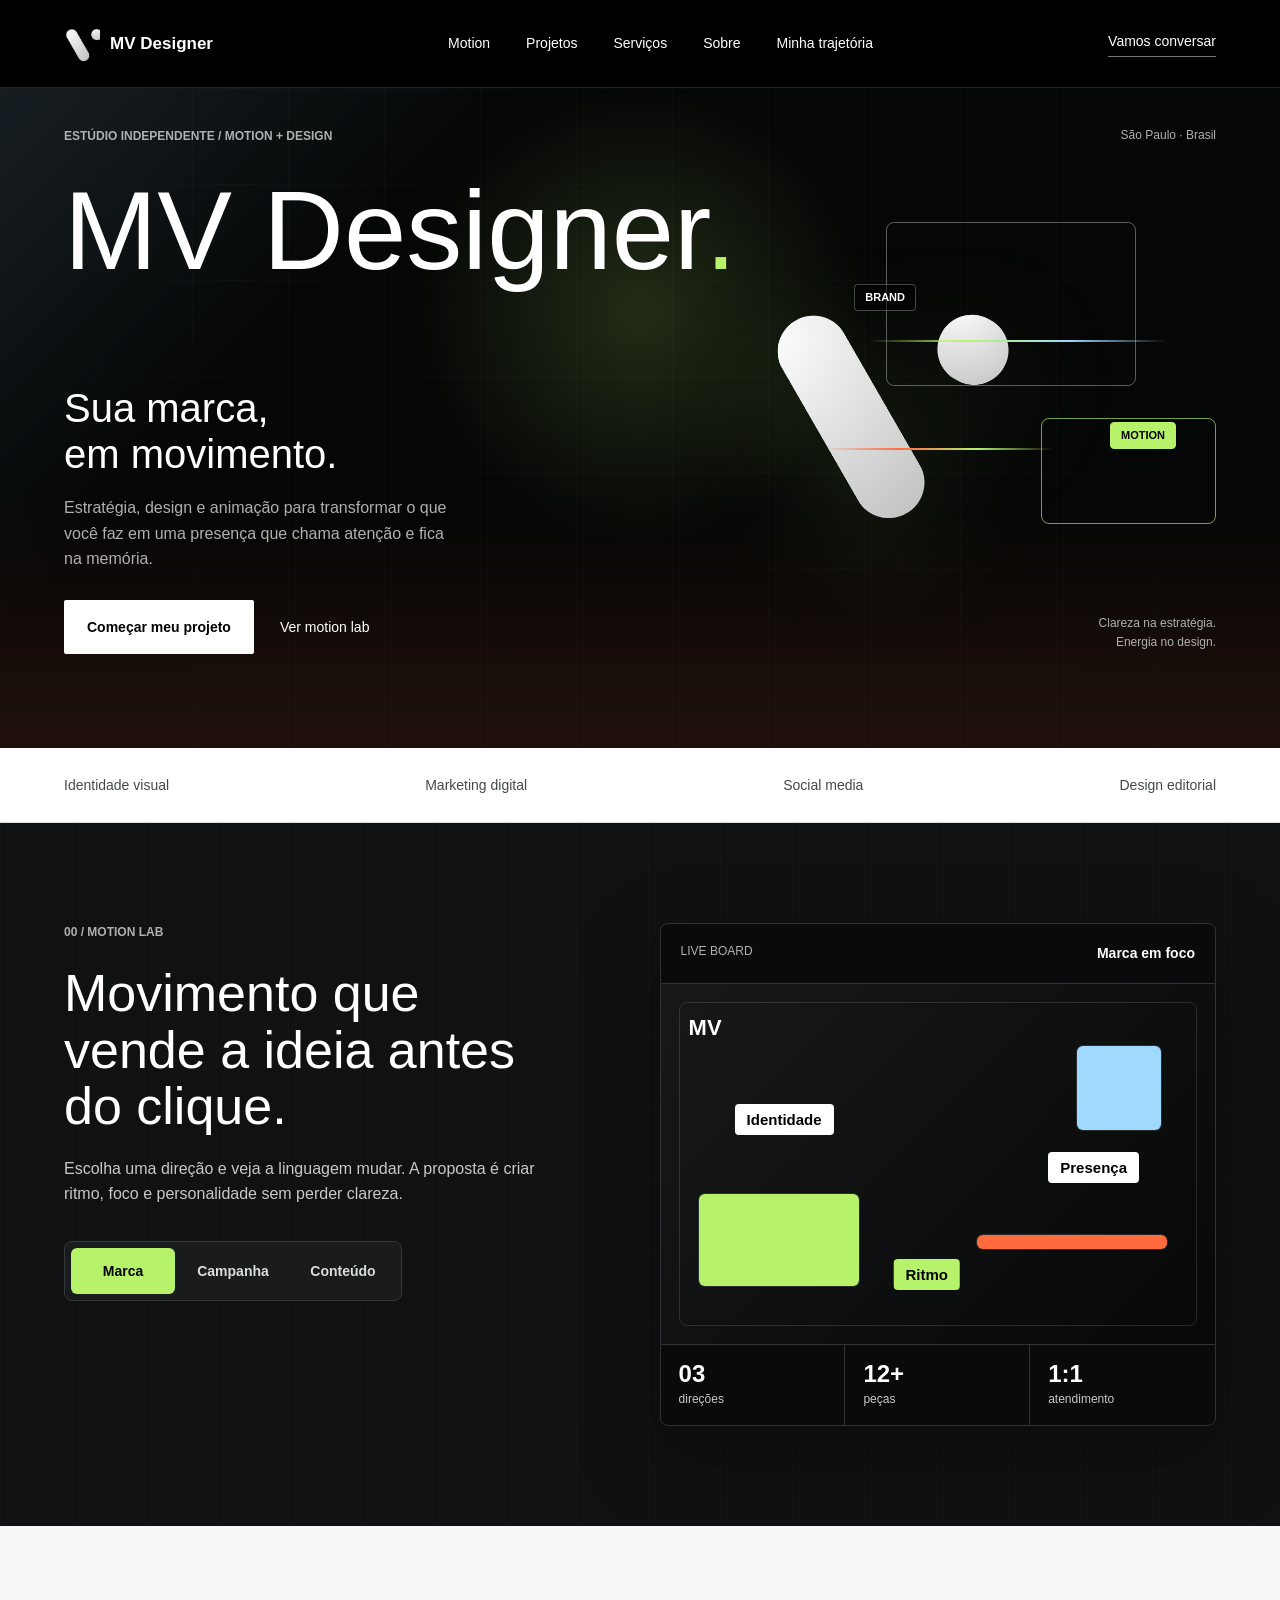
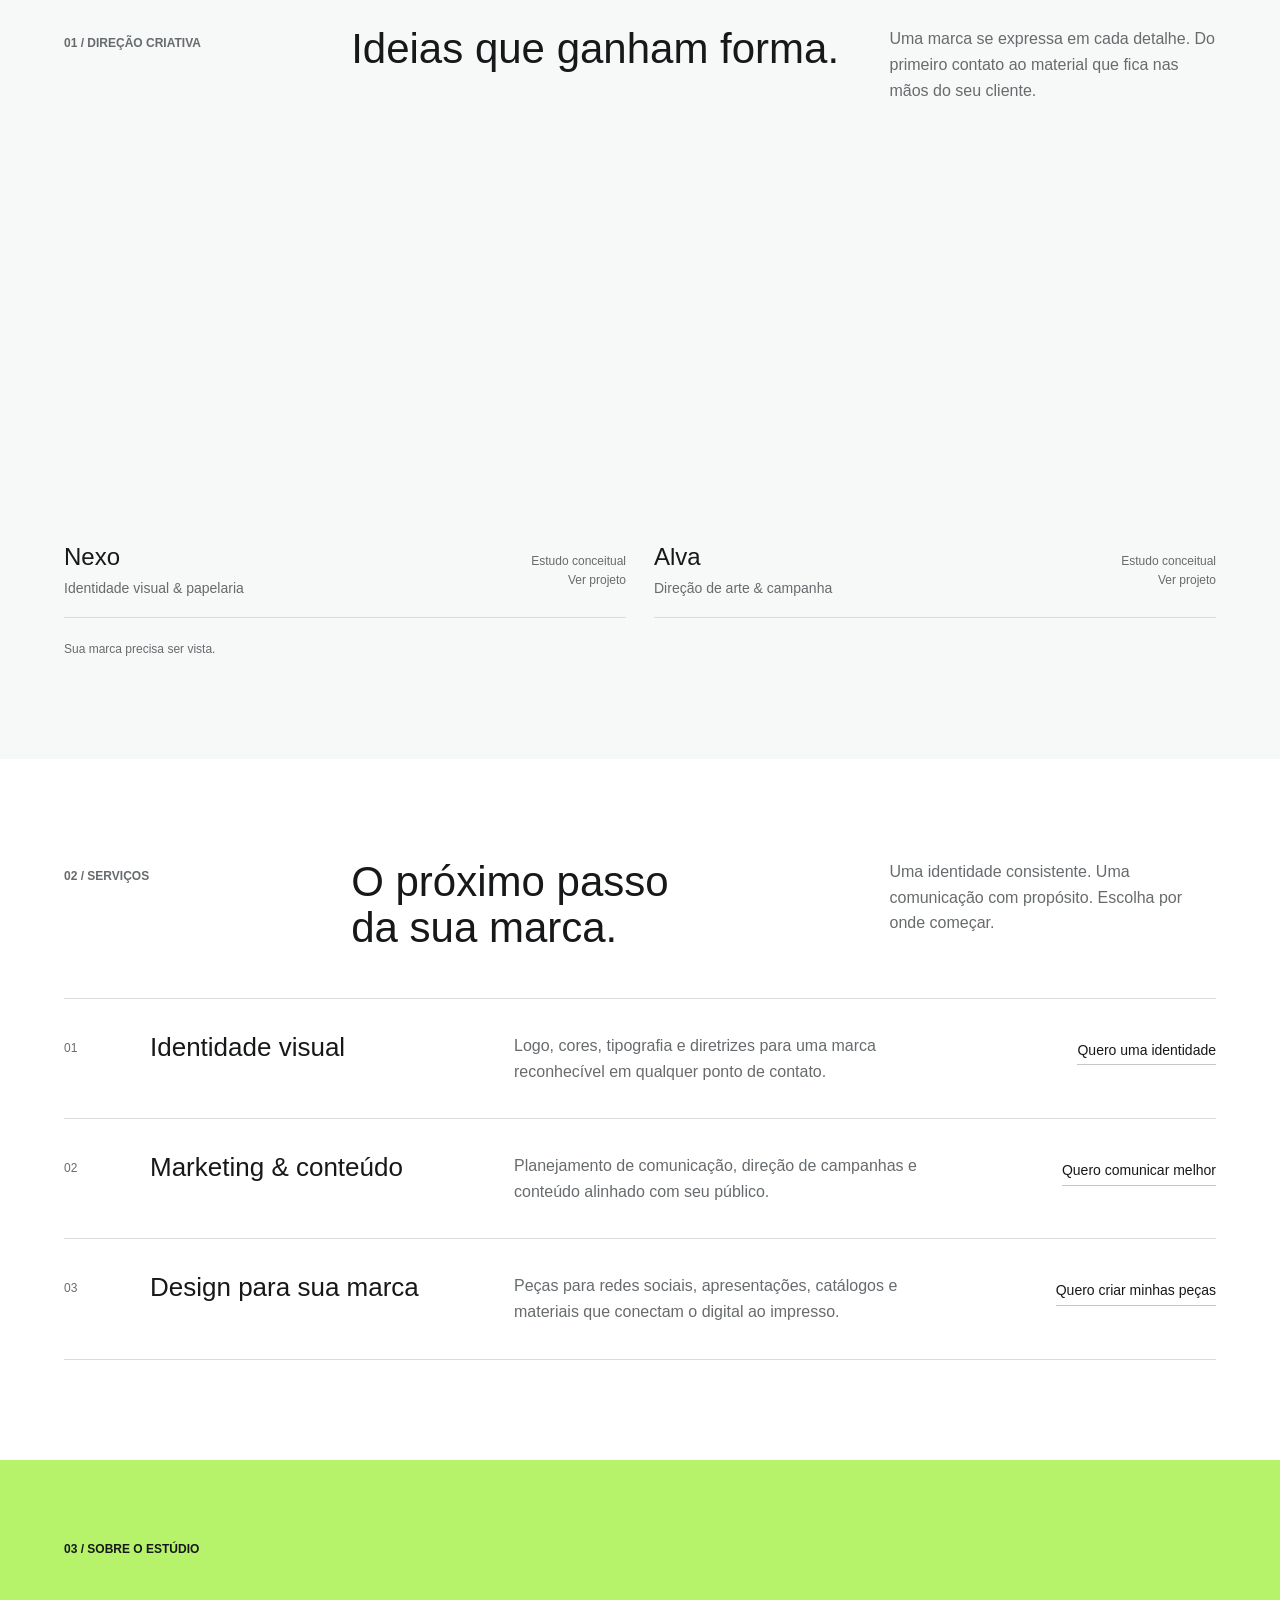
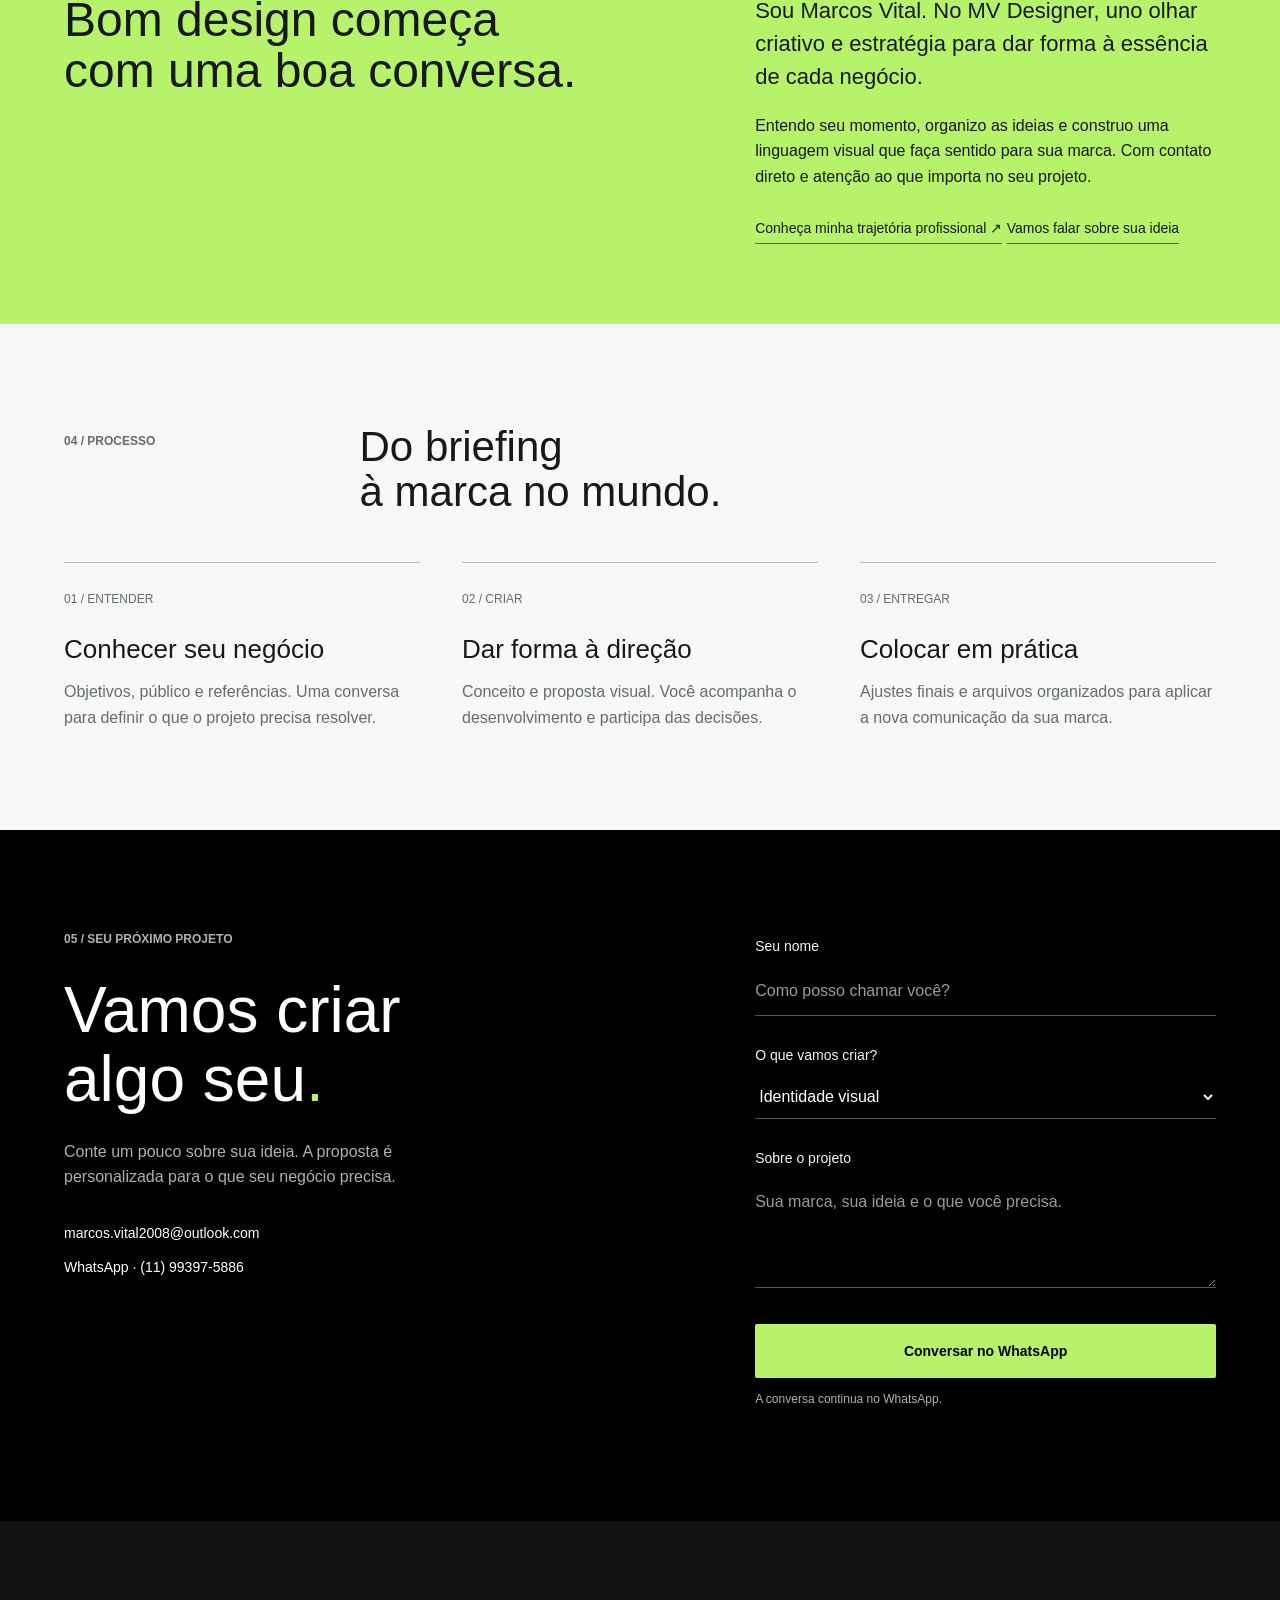
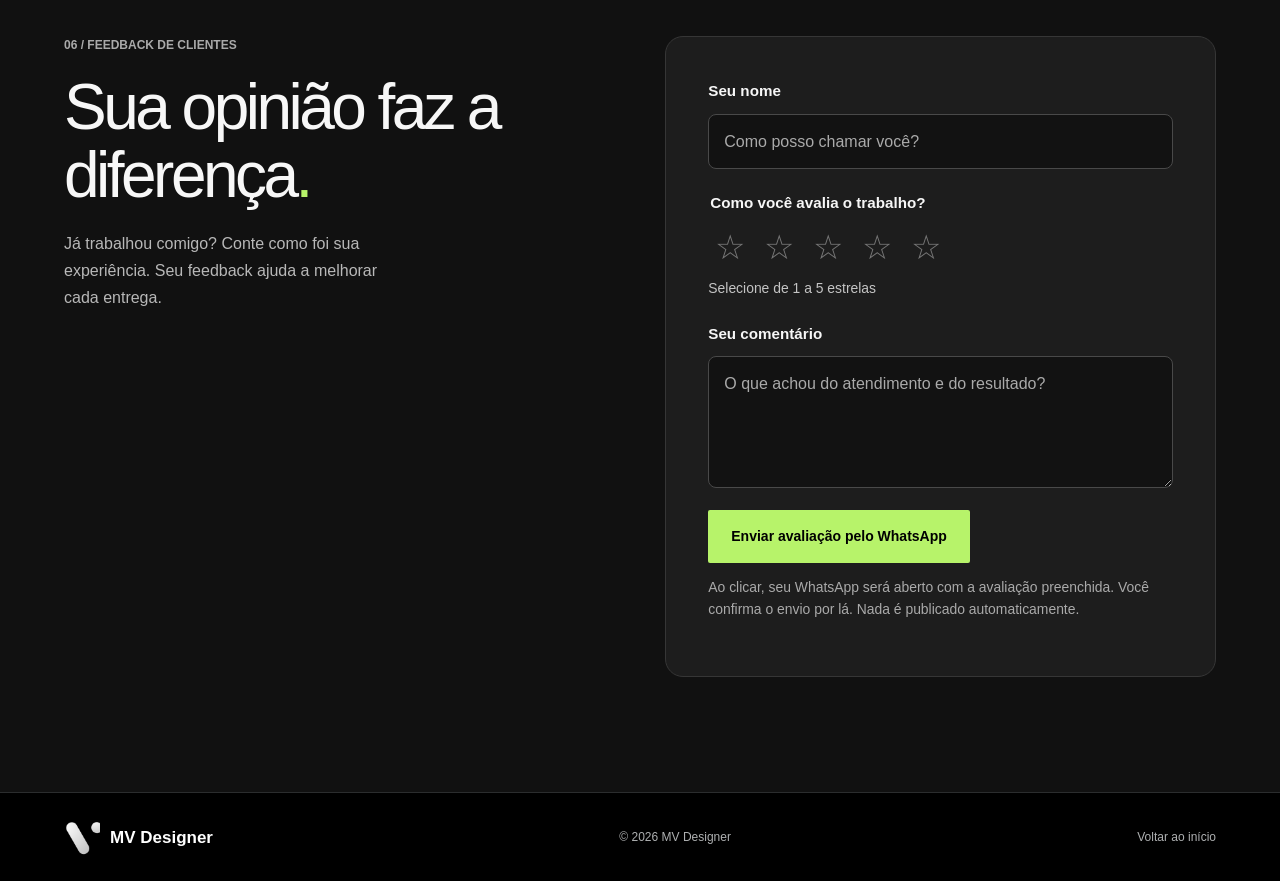
<file: index.html>
<!doctype html>
<html lang="pt-BR">
<head>
  <meta charset="utf-8">
  <meta name="viewport" content="width=device-width, initial-scale=1">
  <meta name="theme-color" content="#000000">
  <meta name="description" content="MV Designer: motion design, identidade visual, design e marketing para dar presença à sua marca. Conheça os serviços e solicite um orçamento.">
  <title>MV Designer | Motion, Marketing & Design</title>
  <link rel="icon" type="image/png" href="assets/logo.png">
  <link rel="stylesheet" href="styles.css?v=3">
  <link rel="stylesheet" href="feedback.css?v=1">
</head>
<body>
  <a class="skip-link" href="#conteudo">Pular para o conteúdo</a>
  <header class="site-header">
    <div class="scroll-progress" aria-hidden="true"></div>
    <a class="brand" href="#inicio" aria-label="MV Designer, início"><span class="brand-mark"><img src="assets/logo.png" alt="" width="1080" height="1080"></span><span>MV Designer</span></a>
    <nav class="desktop-nav" aria-label="Navegação principal"><a href="#motion">Motion</a><a href="#projetos">Projetos</a><a href="#servicos">Serviços</a><a href="#sobre">Sobre</a><a href="sobre-mim.html">Minha trajetória</a></nav>
    <a class="header-cta" href="#contato">Vamos conversar</a>
    <button class="menu-toggle" type="button" aria-label="Abrir menu" aria-controls="mobile-menu" aria-expanded="false"><span></span><span></span></button>
    <nav class="mobile-nav" id="mobile-menu" aria-label="Navegação móvel" hidden><a href="#motion">Motion</a><a href="#projetos">Projetos</a><a href="#servicos">Serviços</a><a href="#sobre">Sobre</a><a href="#contato">Vamos conversar</a></nav>
  </header>
  <main id="conteudo">
    <section class="hero" id="inicio" aria-labelledby="hero-title">
      <img class="hero-logo" src="assets/logo.png" alt="" width="1080" height="1080" fetchpriority="high">
      <div class="hero-grid" aria-hidden="true"></div>
      <div class="hero-motion" aria-hidden="true">
        <span class="motion-frame frame-one"></span>
        <span class="motion-frame frame-two"></span>
        <span class="motion-line line-one"></span>
        <span class="motion-line line-two"></span>
        <span class="motion-tag tag-one">BRAND</span>
        <span class="motion-tag tag-two">MOTION</span>
      </div>
      <div class="hero-top"><p class="eyebrow">ESTÚDIO INDEPENDENTE / MOTION + DESIGN</p><span class="hero-index">São Paulo · Brasil</span></div>
      <h1 id="hero-title">MV Designer<span class="title-period">.</span></h1>
      <div class="hero-bottom"><div class="hero-copy"><h2>Sua marca,<br>em movimento.</h2><p>Estratégia, design e animação para transformar o que você faz em uma presença que chama atenção e fica na memória.</p><div class="hero-actions"><a class="button button-light" href="#contato">Começar meu projeto</a><a class="text-link" href="#motion">Ver motion lab</a></div></div><p class="hero-caption">Clareza na estratégia.<br>Energia no design.</p></div>
    </section>
    <div class="expertise-band" aria-label="Especialidades"><span>Identidade visual</span><span>Marketing digital</span><span>Social media</span><span>Design editorial</span></div>
    <section class="section motion-lab" id="motion" aria-labelledby="motion-title">
      <div class="motion-copy">
        <p class="eyebrow">00 / MOTION LAB</p>
        <h2 id="motion-title">Movimento que vende a ideia antes do clique.</h2>
        <p>Escolha uma direção e veja a linguagem mudar. A proposta é criar ritmo, foco e personalidade sem perder clareza.</p>
        <div class="motion-controls" role="tablist" aria-label="Escolha uma direção de motion design">
          <button class="motion-control is-active" type="button" role="tab" aria-selected="true" data-motion="marca">Marca</button>
          <button class="motion-control" type="button" role="tab" aria-selected="false" data-motion="campanha">Campanha</button>
          <button class="motion-control" type="button" role="tab" aria-selected="false" data-motion="conteudo">Conteúdo</button>
        </div>
      </div>
      <div class="motion-preview" data-motion-preview data-mode="marca">
        <div class="preview-top"><span>Live board</span><strong id="motion-preview-title">Marca em foco</strong></div>
        <div class="preview-stage">
          <span class="preview-kicker">MV</span>
          <span class="preview-shape shape-a"></span>
          <span class="preview-shape shape-b"></span>
          <span class="preview-shape shape-c"></span>
          <span class="preview-word word-one">Identidade</span>
          <span class="preview-word word-two">Presença</span>
          <span class="preview-word word-three">Ritmo</span>
        </div>
        <div class="motion-metrics" aria-label="Entregas do motion design">
          <span><strong>03</strong> direções</span>
          <span><strong>12+</strong> peças</span>
          <span><strong>1:1</strong> atendimento</span>
        </div>
      </div>
    </section>
    <section class="section projects" id="projetos" aria-labelledby="projects-title">
      <div class="section-heading"><p class="eyebrow">01 / DIREÇÃO CRIATIVA</p><h2 id="projects-title">Ideias que ganham forma.</h2><p>Uma marca se expressa em cada detalhe. Do primeiro contato ao material que fica nas mãos do seu cliente.</p></div>
      <div class="project-grid">
        <article class="project-card"><button type="button" class="project-open" data-project="nexo" data-tilt aria-label="Ver estudo conceitual Nexo"><div class="project-image"><img src="assets/nexo.jpg" alt="Papelaria Nexo em azul, branco e prata, com cartões e envelope" width="1536" height="1024" loading="lazy"></div><div class="project-info"><div><h3>Nexo</h3><p>Identidade visual & papelaria</p></div><span>Estudo conceitual<br>Ver projeto</span></div></button></article>
        <article class="project-card"><button type="button" class="project-open" data-project="alva" data-tilt aria-label="Ver estudo conceitual Alva"><div class="project-image"><img src="assets/alva.jpg" alt="Conceito Alva com frascos verdes e composição laranja em fundo branco" width="1536" height="1024" loading="lazy"></div><div class="project-info"><div><h3>Alva</h3><p>Direção de arte & campanha</p></div><span>Estudo conceitual<br>Ver projeto</span></div></button></article>
      </div>
      <p class="project-note">Sua marca precisa ser vista.</p>
    </section>
    <section class="section services" id="servicos" aria-labelledby="services-title"><div class="section-heading"><p class="eyebrow">02 / SERVIÇOS</p><h2 id="services-title">O próximo passo<br>da sua marca.</h2><p>Uma identidade consistente. Uma comunicação com propósito. Escolha por onde começar.</p></div><div class="service-list"><article class="service-row"><span class="service-number">01</span><h3>Identidade visual</h3><p>Logo, cores, tipografia e diretrizes para uma marca reconhecível em qualquer ponto de contato.</p><a class="service-link" href="#contato" data-service="Identidade visual">Quero uma identidade</a></article><article class="service-row"><span class="service-number">02</span><h3>Marketing & conteúdo</h3><p>Planejamento de comunicação, direção de campanhas e conteúdo alinhado com seu público.</p><a class="service-link" href="#contato" data-service="Marketing e conteúdo">Quero comunicar melhor</a></article><article class="service-row"><span class="service-number">03</span><h3>Design para sua marca</h3><p>Peças para redes sociais, apresentações, catálogos e materiais que conectam o digital ao impresso.</p><a class="service-link" href="#contato" data-service="Design gráfico e editorial">Quero criar minhas peças</a></article></div></section>
    <section class="section about" id="sobre" aria-labelledby="about-title"><p class="eyebrow">03 / SOBRE O ESTÚDIO</p><div class="about-layout"><h2 id="about-title">Bom design começa<br>com uma boa conversa.</h2><div><p class="about-lead">Sou Marcos Vital. No MV Designer, uno olhar criativo e estratégia para dar forma à essência de cada negócio.</p><p>Entendo seu momento, organizo as ideias e construo uma linguagem visual que faça sentido para sua marca. Com contato direto e atenção ao que importa no seu projeto.</p><a class="text-link" href="sobre-mim.html">Conheça minha trajetória profissional ↗</a> <a class="text-link" href="#contato">Vamos falar sobre sua ideia</a></div></div></section>
    <section class="section process" aria-labelledby="process-title"><div class="section-heading"><p class="eyebrow">04 / PROCESSO</p><h2 id="process-title">Do briefing<br>à marca no mundo.</h2></div><ol class="process-list"><li><span>01 / ENTENDER</span><h3>Conhecer seu negócio</h3><p>Objetivos, público e referências. Uma conversa para definir o que o projeto precisa resolver.</p></li><li><span>02 / CRIAR</span><h3>Dar forma à direção</h3><p>Conceito e proposta visual. Você acompanha o desenvolvimento e participa das decisões.</p></li><li><span>03 / ENTREGAR</span><h3>Colocar em prática</h3><p>Ajustes finais e arquivos organizados para aplicar a nova comunicação da sua marca.</p></li></ol></section>
    <section class="section contact" id="contato" aria-labelledby="contact-title"><div class="contact-intro"><p class="eyebrow">05 / SEU PRÓXIMO PROJETO</p><h2 id="contact-title">Vamos criar<br>algo seu<span>.</span></h2><p>Conte um pouco sobre sua ideia. A proposta é personalizada para o que seu negócio precisa.</p><a class="contact-detail" href="mailto:marcos.vital2008@outlook.com">marcos.vital2008@outlook.com</a><a class="contact-detail" href="https://wa.me/5511993975886" target="_blank" rel="noopener noreferrer">WhatsApp · (11) 99397-5886</a></div><form id="brief-form" class="brief-form"><div class="field"><label for="name">Seu nome</label><input id="name" name="name" autocomplete="name" placeholder="Como posso chamar você?" maxlength="100" required></div><div class="field"><label for="service">O que vamos criar?</label><select id="service" name="service"><option>Identidade visual</option><option>Marketing e conteúdo</option><option>Design gráfico e editorial</option><option>Um projeto completo</option><option>Ainda quero conversar</option></select></div><div class="field"><label for="message">Sobre o projeto</label><textarea id="message" name="message" rows="3" maxlength="2000" placeholder="Sua marca, sua ideia e o que você precisa." required></textarea></div><button class="button button-accent" type="submit">Conversar no WhatsApp</button><p class="form-note">A conversa continua no WhatsApp.</p><p class="form-status" id="form-status" role="status"></p></form></section>
    <section class="section feedback-section" id="feedback" aria-labelledby="feedback-title">
      <div class="feedback-layout">
        <div class="feedback-intro">
          <p class="eyebrow">06 / FEEDBACK DE CLIENTES</p>
          <h2 id="feedback-title">Sua opinião faz a diferença<span class="title-period">.</span></h2>
          <p>Já trabalhou comigo? Conte como foi sua experiência. Seu feedback ajuda a melhorar cada entrega.</p>
        </div>
        <form class="feedback-form" id="feedback-form">
          <div class="feedback-field"><label for="feedback-name">Seu nome</label><input id="feedback-name" name="name" autocomplete="name" maxlength="100" placeholder="Como posso chamar você?" required></div>
          <fieldset class="feedback-rating"><legend>Como você avalia o trabalho?</legend>
            <div class="feedback-stars" role="group" aria-label="Avaliação de 1 a 5 estrelas">
              <button class="feedback-star" type="button" aria-label="1 estrela" aria-pressed="false" tabindex="0">☆</button>
              <button class="feedback-star" type="button" aria-label="2 estrelas" aria-pressed="false" tabindex="-1">☆</button>
              <button class="feedback-star" type="button" aria-label="3 estrelas" aria-pressed="false" tabindex="-1">☆</button>
              <button class="feedback-star" type="button" aria-label="4 estrelas" aria-pressed="false" tabindex="-1">☆</button>
              <button class="feedback-star" type="button" aria-label="5 estrelas" aria-pressed="false" tabindex="-1">☆</button>
            </div>
            <input type="hidden" id="feedback-rating" name="rating" value="">
            <p class="feedback-rating-label" id="feedback-rating-label">Selecione de 1 a 5 estrelas</p>
          </fieldset>
          <div class="feedback-field"><label for="feedback-message">Seu comentário</label><textarea id="feedback-message" name="message" rows="4" maxlength="1500" placeholder="O que achou do atendimento e do resultado?" required></textarea></div>
          <button class="button button-accent feedback-submit" type="submit">Enviar avaliação pelo WhatsApp</button>
          <p class="feedback-note">Ao clicar, seu WhatsApp será aberto com a avaliação preenchida. Você confirma o envio por lá. Nada é publicado automaticamente.</p>
          <p class="feedback-status" id="feedback-status" role="status" aria-live="polite"></p>
        </form>
      </div>
    </section>
  </main>
  <footer class="site-footer"><a class="brand" href="#inicio"><span class="brand-mark"><img src="assets/logo.png" alt="" width="1080" height="1080" loading="lazy"></span><span>MV Designer</span></a><p>© <span id="year">2026</span> MV Designer</p><a href="#inicio">Voltar ao início</a></footer>
  <dialog id="project-dialog" class="project-dialog" aria-labelledby="dialog-title"><button class="dialog-close" type="button" aria-label="Fechar projeto"><span></span><span></span></button><img id="dialog-image" src="assets/logo.png" alt="" width="1536" height="1024"><div class="dialog-content"><p class="eyebrow">ESTUDO CONCEITUAL</p><h2 id="dialog-title"></h2><p id="dialog-description"></p><a class="button button-dark" href="#contato" id="dialog-contact">Quero um projeto assim</a></div></dialog>
  <script src="script.js" defer></script>
  <script src="feedback.js?v=1" defer></script>
</body>
</html>
</file>
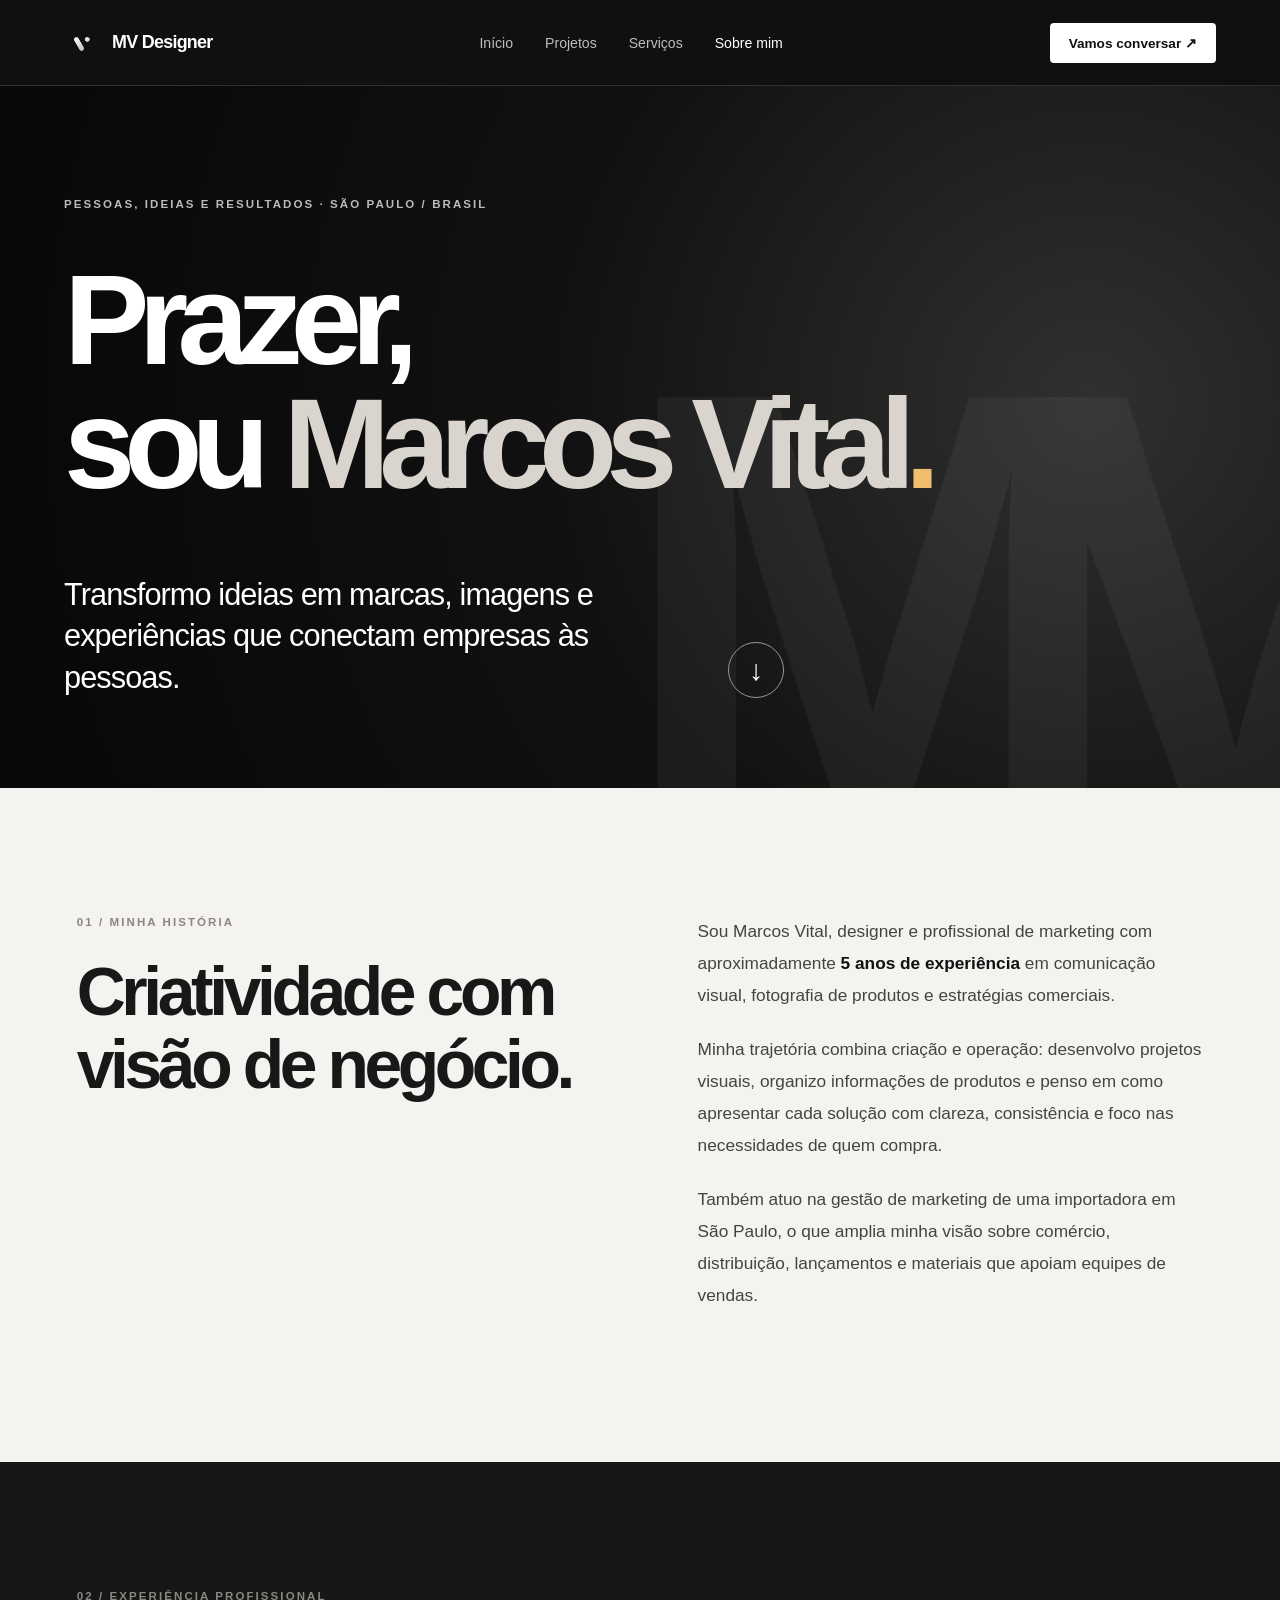
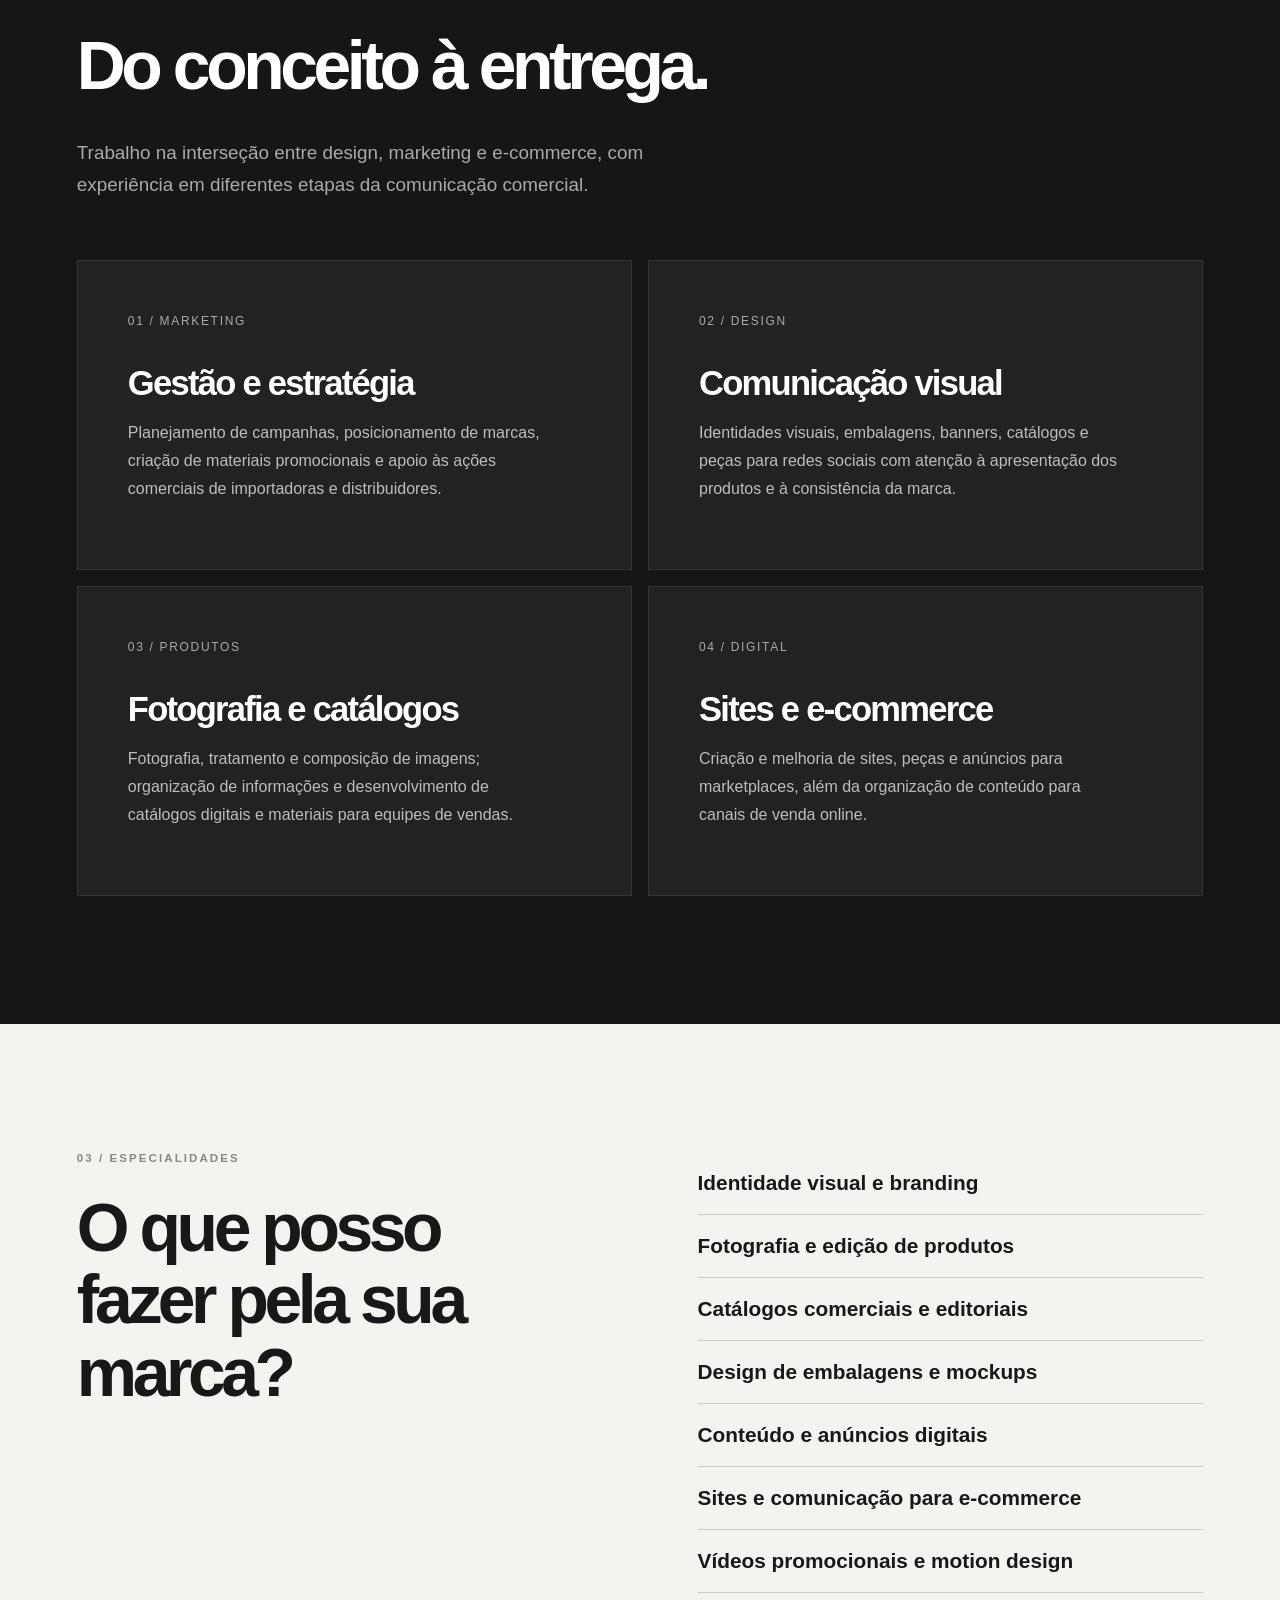
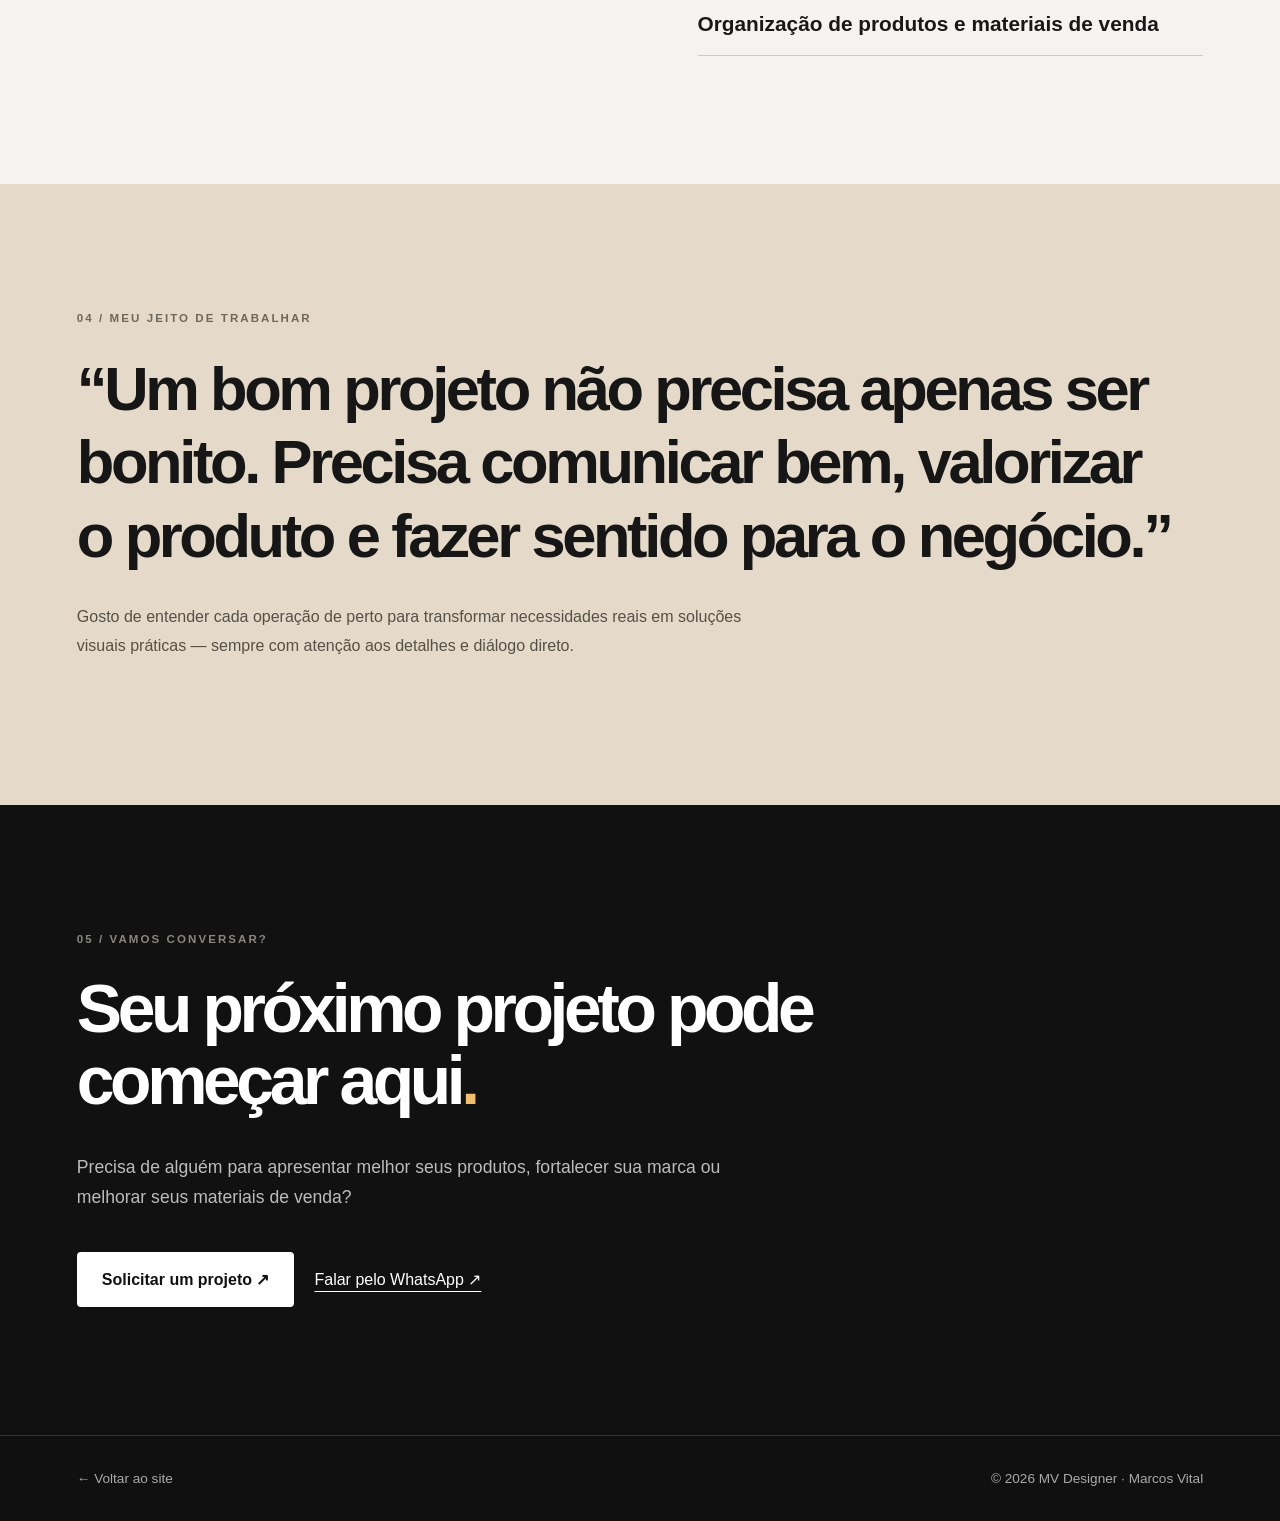
<file: sobre-mim.html>
<!doctype html>
<html lang="pt-BR">
<head>
<meta charset="utf-8"><meta name="viewport" content="width=device-width, initial-scale=1">
<meta name="theme-color" content="#101010"><meta name="description" content="Conheça Marcos Vital, designer e profissional de marketing especializado em identidade visual, catálogos, fotografia de produtos e e-commerce.">
<title>Sobre mim | Marcos Vital — MV Designer</title>
<link rel="icon" href="assets/logo.png" type="image/png">
<link rel="stylesheet" href="sobre-mim.css?v=1">
</head>
<body>
<a class="skip" href="#conteudo">Pular para o conteúdo</a>
<header class="topbar">
<a class="brand" href="index.html"><img src="assets/logo.png" width="38" height="38" alt=""><span>MV Designer</span></a>
<nav aria-label="Navegação principal"><a href="index.html">Início</a><a href="index.html#projetos">Projetos</a><a href="index.html#servicos">Serviços</a><a class="current" href="sobre-mim.html" aria-current="page">Sobre mim</a></nav>
<a class="topcta" href="index.html#contato">Vamos conversar ↗</a>
</header>
<main id="conteudo">
<section class="intro" aria-labelledby="titulo">
<div class="intro-inner">
<p class="eyebrow">PESSOAS, IDEIAS E RESULTADOS · SÃO PAULO / BRASIL</p>
<h1 id="titulo">Prazer,<br>sou <em>Marcos Vital<span class="dot">.</span></em></h1>
<div class="intro-bottom"><p class="lead">Transformo ideias em marcas, imagens e experiências que conectam empresas às pessoas.</p><a class="roundlink" href="#trajetoria" aria-label="Conheça minha trajetória">↓</a></div>
</div>
<div class="intro-mark" aria-hidden="true">MV</div>
</section>
<section class="section light" id="trajetoria">
<div class="wrap split"><div><span class="kicker">01 / MINHA HISTÓRIA</span><h2>Criatividade com visão de negócio.</h2></div><div class="bodycopy"><p>Sou Marcos Vital, designer e profissional de marketing com aproximadamente <strong>5 anos de experiência</strong> em comunicação visual, fotografia de produtos e estratégias comerciais.</p><p>Minha trajetória combina criação e operação: desenvolvo projetos visuais, organizo informações de produtos e penso em como apresentar cada solução com clareza, consistência e foco nas necessidades de quem compra.</p><p>Também atuo na gestão de marketing de uma importadora em São Paulo, o que amplia minha visão sobre comércio, distribuição, lançamentos e materiais que apoiam equipes de vendas.</p></div></div>
</section>
<section class="section dark" id="experiencias">
<div class="wrap"><span class="kicker">02 / EXPERIÊNCIA PROFISSIONAL</span><h2>Do conceito à entrega.</h2><p class="section-lead">Trabalho na interseção entre design, marketing e e-commerce, com experiência em diferentes etapas da comunicação comercial.</p>
<div class="experience-grid">
<article class="exp"><span>01 / MARKETING</span><h3>Gestão e estratégia</h3><p>Planejamento de campanhas, posicionamento de marcas, criação de materiais promocionais e apoio às ações comerciais de importadoras e distribuidores.</p></article>
<article class="exp"><span>02 / DESIGN</span><h3>Comunicação visual</h3><p>Identidades visuais, embalagens, banners, catálogos e peças para redes sociais com atenção à apresentação dos produtos e à consistência da marca.</p></article>
<article class="exp"><span>03 / PRODUTOS</span><h3>Fotografia e catálogos</h3><p>Fotografia, tratamento e composição de imagens; organização de informações e desenvolvimento de catálogos digitais e materiais para equipes de vendas.</p></article>
<article class="exp"><span>04 / DIGITAL</span><h3>Sites e e-commerce</h3><p>Criação e melhoria de sites, peças e anúncios para marketplaces, além da organização de conteúdo para canais de venda online.</p></article>
</div></div>
</section>
<section class="section light">
<div class="wrap split"><div><span class="kicker">03 / ESPECIALIDADES</span><h2>O que posso fazer pela sua marca?</h2></div><div><ul class="skill-list"><li>Identidade visual e branding</li><li>Fotografia e edição de produtos</li><li>Catálogos comerciais e editoriais</li><li>Design de embalagens e mockups</li><li>Conteúdo e anúncios digitais</li><li>Sites e comunicação para e-commerce</li><li>Vídeos promocionais e motion design</li><li>Organização de produtos e materiais de venda</li></ul></div></div>
</section>
<section class="section manifesto"><div class="wrap"><span class="kicker">04 / MEU JEITO DE TRABALHAR</span><blockquote>“Um bom projeto não precisa apenas ser bonito. Precisa comunicar bem, valorizar o produto e fazer sentido para o negócio.”</blockquote><p>Gosto de entender cada operação de perto para transformar necessidades reais em soluções visuais práticas — sempre com atenção aos detalhes e diálogo direto.</p></div></section>
<section class="section cta"><div class="wrap"><span class="kicker">05 / VAMOS CONVERSAR?</span><h2>Seu próximo projeto pode começar aqui<span class="dot">.</span></h2><p>Precisa de alguém para apresentar melhor seus produtos, fortalecer sua marca ou melhorar seus materiais de venda?</p><div class="actions"><a class="btn" href="index.html#contato">Solicitar um projeto ↗</a><a class="secondary" href="https://wa.me/5511993975886" target="_blank" rel="noopener noreferrer">Falar pelo WhatsApp ↗</a></div></div></section>
</main>
<footer><a href="index.html">← Voltar ao site</a><span>© <span id="ano">2026</span> MV Designer · Marcos Vital</span></footer>
<script>document.getElementById("ano").textContent=new Date().getFullYear();</script>
</body></html>
</file>
<file: styles.css>
:root{--black:#000;--ink:#171819;--paper:#f7f8f8;--white:#fff;--muted:#676b6d;--line:#d9dcdc;--accent:#b7f36a;--hot:#ff6b3d;--sky:#9fd9ff;--ease:cubic-bezier(.22,1,.36,1)}
*{box-sizing:border-box;letter-spacing:0}html{scroll-behavior:smooth;scroll-padding-top:90px}body{--cursor-x:50%;--cursor-y:34%;margin:0;background:var(--paper);color:var(--ink);font-family:Arial,Helvetica,sans-serif;font-size:16px;line-height:1.6;overflow-x:hidden}button,input,select,textarea{font:inherit}button,a,input,select,textarea{-webkit-tap-highlight-color:transparent}button,a{touch-action:manipulation}a{color:inherit;text-decoration:none}button{cursor:pointer}img{display:block;max-width:100%}h1,h2,h3,p{margin:0}h1,h2,h3{line-height:1.08;font-weight:500}a:focus-visible,button:focus-visible{outline:3px solid #619526;outline-offset:6px}input:focus-visible,select:focus-visible,textarea:focus-visible{outline:2px solid var(--accent);outline-offset:4px}.skip-link{position:fixed;top:8px;left:8px;padding:12px 20px;background:var(--accent);color:#000;z-index:100;transform:translateY(-160%)}.skip-link:focus{transform:translateY(0)}[hidden]{display:none!important}
.site-header{height:88px;background:var(--black);color:var(--white);display:flex;align-items:center;justify-content:space-between;padding:0 5%;position:sticky;top:0;z-index:20;border-bottom:1px solid #222}.brand{display:flex;align-items:center;gap:10px;font-weight:600;font-size:17px;white-space:nowrap}.brand-mark{position:relative;display:block;width:36px;height:36px;overflow:hidden;flex:none}.brand-mark img{width:88px;height:88px;max-width:none;position:absolute;left:-21px;top:-27px}.desktop-nav{display:flex;gap:36px;font-size:14px}.desktop-nav a,.header-cta,.text-link,.service-link,.site-footer>a:last-child{position:relative}.desktop-nav a:after,.header-cta:after,.text-link:after,.service-link:after{content:"";position:absolute;left:0;bottom:-5px;width:100%;height:1px;background:currentColor;transform:scaleX(0);transform-origin:left;transition:transform .3s}.desktop-nav a:hover:after,.header-cta:hover:after,.text-link:hover:after,.service-link:hover:after{transform:scaleX(1)}.header-cta{font-size:14px;border-bottom:1px solid #777;padding-bottom:4px}.menu-toggle{display:none;background:none;border:0;color:inherit;width:44px;height:44px;padding:10px}.menu-toggle span{display:block;width:24px;height:1px;margin:7px 0;background:currentColor;transition:transform .25s}.mobile-nav{position:absolute;top:100%;left:0;right:0;background:#000;border-bottom:1px solid #333;padding:24px 6%;display:grid;gap:18px}.menu-toggle[aria-expanded=true] span:first-child{transform:translateY(4px) rotate(45deg)}.menu-toggle[aria-expanded=true] span:last-child{transform:translateY(-4px) rotate(-45deg)}
.hero{position:relative;isolation:isolate;background:var(--black);color:var(--white);padding:38px 5% 46px;min-height:600px;overflow:hidden}.hero-logo{position:absolute;z-index:-1;right:7%;top:35px;width:560px;height:560px;object-fit:contain;pointer-events:none}.hero-top{display:flex;align-items:center;justify-content:space-between;gap:20px}.eyebrow{font-size:12px;font-weight:600;line-height:1.5}.hero-top .eyebrow,.hero-index{color:#aeb0b1}.hero-index{font-size:12px}.hero h1{font-size:112px;font-weight:500;line-height:1.15;margin-top:22px;position:relative}.title-period{color:var(--accent)}.hero-bottom{display:flex;align-items:flex-end;justify-content:space-between;gap:32px;margin-top:90px}.hero-copy{max-width:460px}.hero-copy h2{font-size:40px;line-height:1.14;margin-bottom:18px}.hero-copy p{color:#adb0b1;max-width:390px;font-size:16px}.hero-actions{display:flex;align-items:center;gap:26px;margin-top:28px}.button{display:inline-flex;align-items:center;justify-content:center;padding:16px 22px;min-height:54px;font-size:14px;font-weight:600;border:1px solid transparent;border-radius:2px;text-align:center;line-height:1.35;transition:background .25s,transform .25s;max-width:100%}.button:hover{transform:translateY(-3px)}.button-light{background:#fff;color:#000}.button-light:hover{background:var(--accent)}.button-accent{background:var(--accent);color:#000}.button-accent:hover{background:#ccff92}.button-dark{background:#000;color:#fff}.text-link{font-size:14px;display:inline-block}.hero-caption{font-size:12px;text-align:right;color:#aeb0b1;padding-bottom:2px}.expertise-band{display:flex;justify-content:space-between;gap:20px;padding:26px 5%;border-bottom:1px solid var(--line);font-size:14px;color:#45494b;background:#fff}.expertise-band span{white-space:nowrap}
.section{padding:100px 5%;scroll-margin-top:10px}.section-heading{display:grid;grid-template-columns:1fr 2fr 1.3fr;align-items:start;gap:36px;margin-bottom:48px}.section-heading .eyebrow{padding-top:8px;color:var(--muted)}.section-heading h2{font-size:42px;max-width:600px}.section-heading>p:last-child{color:var(--muted);font-size:16px}.project-grid{display:grid;grid-template-columns:1fr 1fr;gap:28px}.project-card{min-width:0}.project-open{display:block;width:100%;padding:0;border:0;text-align:left;background:transparent;color:inherit}.project-image{overflow:hidden;aspect-ratio:3/2;background:#dce0e1}.project-image img{width:100%;height:100%;object-fit:cover;transition:transform .8s var(--ease)}.project-open:hover img{transform:scale(1.045)}.project-info{display:flex;justify-content:space-between;gap:20px;padding:18px 0;border-bottom:1px solid var(--line)}.project-info h3{font-size:24px;margin-bottom:7px}.project-info p{font-size:14px;color:var(--muted)}.project-info>span{font-size:12px;color:var(--muted);align-self:center;text-align:right}.project-note{font-size:12px;color:var(--muted);margin-top:22px}.services{background:#fff}.service-list{border-top:1px solid var(--line)}.service-row{display:grid;grid-template-columns:60px 1.3fr 1.6fr 1fr;gap:26px;padding:34px 0;border-bottom:1px solid var(--line);align-items:start;transition:padding .3s}.service-number{font-size:12px;color:var(--muted);padding-top:6px}.service-row h3{font-size:26px;line-height:1.15}.service-row p{color:var(--muted);max-width:460px}.service-link{font-size:14px;justify-self:end;margin-top:6px;padding-bottom:3px;border-bottom:1px solid #c3c7c7}.about{background:var(--accent);padding-top:80px;padding-bottom:80px}.about>.eyebrow{margin-bottom:36px}.about-layout{display:grid;grid-template-columns:1.2fr 1fr;gap:12%}.about h2{font-size:48px}.about-layout p{max-width:520px}.about-lead{font-size:22px;line-height:1.5;margin-bottom:20px}.about .text-link{margin-top:28px;border-bottom:1px solid #4c692e;padding-bottom:3px}.process .section-heading{grid-template-columns:1fr 3.3fr}.process-list{list-style:none;padding:0;margin:0;display:grid;grid-template-columns:repeat(3,1fr);gap:42px}.process-list li{border-top:1px solid #b5b9b9;padding-top:22px}.process-list span{font-size:12px;color:var(--muted)}.process-list h3{font-size:26px;margin:24px 0 16px}.process-list p{max-width:390px;color:var(--muted)}
.contact{display:grid;grid-template-columns:1.2fr 1fr;gap:12%;background:#000;color:#fff}.contact .eyebrow{color:#aeb0b1;margin-bottom:28px}.contact h2{font-size:64px;margin-bottom:24px}.contact h2 span{color:var(--accent)}.contact-intro>p:not(.eyebrow){color:#adb0b1;max-width:360px;margin-bottom:32px}.contact-detail{display:block;max-width:100%;overflow-wrap:anywhere;font-size:14px;margin-top:12px}.contact-detail:hover{text-decoration:underline}.brief-form{padding-top:5px}.field{margin-bottom:28px}.field label{display:block;font-size:14px;margin-bottom:9px;color:#f5f5f5}.field input,.field select,.field textarea{width:100%;background:#000;border:0;border-bottom:1px solid #555;border-radius:0;color:#fff;padding:12px 0;line-height:1.5}.field textarea{resize:vertical;min-height:110px}.field input::placeholder,.field textarea::placeholder{color:#969b9d;opacity:1}.field select{padding-right:25px}.brief-form .button{width:100%}.form-note{color:#aeb0b1;font-size:12px;margin-top:12px}.form-status{font-size:14px;color:var(--accent);margin-top:12px}.site-footer{background:#000;color:#aeb0b1;border-top:1px solid #2b2d2e;display:flex;align-items:center;justify-content:space-between;padding:26px 5%;gap:24px}.site-footer .brand{color:#fff}.site-footer p,.site-footer>a:last-child{font-size:12px}.site-footer>a:last-child:hover{text-decoration:underline}
.project-dialog{padding:0;border:0;border-radius:4px;max-width:820px;width:calc(100% - 40px);max-height:90svh;overflow:auto;background:#fff;color:var(--ink)}.project-dialog::backdrop{background:rgba(0,0,0,.8);backdrop-filter:blur(5px)}.project-dialog>img{width:100%;aspect-ratio:3/2;object-fit:cover}.dialog-content{padding:30px}.dialog-content h2{font-size:34px;margin:12px 0 18px}.dialog-content>p:last-of-type{color:var(--muted);margin-bottom:25px}.dialog-close{position:absolute;right:14px;top:14px;width:44px;height:44px;background:#000;color:#fff;border:1px solid #666;border-radius:2px;display:flex;align-items:center;justify-content:center}.dialog-close span{position:absolute;width:18px;height:1px;background:currentColor;transform:rotate(45deg)}.dialog-close span:last-child{transform:rotate(-45deg)}body.dialog-open{overflow:hidden}
@media(min-width:1600px){.hero{min-height:690px;padding-top:44px}.hero h1{font-size:128px}.hero-bottom{margin-top:110px}.hero-logo{width:650px;height:650px;right:12%;top:25px}}
@media(max-width:1100px){.hero h1{font-size:88px}.hero-logo{right:0;width:500px;height:500px;top:45px}.hero-copy{max-width:400px}.section-heading{grid-template-columns:1fr 2fr}.section-heading>p:last-child{grid-column:2}.section-heading h2{font-size:38px}.service-row{grid-template-columns:40px 1fr 1.3fr}.service-link{grid-column:3;justify-self:start;margin-top:0}.about-layout,.contact{gap:7%}.about h2{font-size:40px}.contact h2{font-size:54px}}
@media(max-width:760px){html{scroll-padding-top:76px}.site-header{height:76px;padding:0 6%}.desktop-nav,.header-cta{display:none}.menu-toggle{display:block}.hero{padding:30px 6% 32px;min-height:650px}.hero-index,.hero-caption{display:none}.hero-top .eyebrow{font-size:12px;max-width:230px}.hero h1{font-size:54px;margin-top:20px;line-height:1.1}.hero-logo{width:320px;height:320px;right:-5px;top:112px}.hero-bottom{margin-top:220px}.hero-copy h2{font-size:32px;margin-bottom:14px}.hero-copy p{max-width:360px}.hero-actions{gap:20px;flex-wrap:wrap;margin-top:24px}.expertise-band{display:grid;grid-template-columns:1fr 1fr;gap:10px 18px;padding:22px 6%;font-size:12px}.section{padding:64px 6%}.section-heading,.process .section-heading{display:block;margin-bottom:32px}.section-heading .eyebrow{margin-bottom:20px;padding:0}.section-heading h2{font-size:34px;margin-bottom:22px}.section-heading>p:last-child{max-width:440px}.project-grid{grid-template-columns:1fr;gap:32px}.project-info h3{font-size:22px}.service-row{grid-template-columns:26px 1fr;gap:14px;padding:28px 0}.service-row h3{font-size:24px}.service-row p,.service-link{grid-column:2}.about-layout,.contact{grid-template-columns:1fr;gap:32px}.about h2{font-size:34px}.about-lead{font-size:20px}.process-list{grid-template-columns:1fr;gap:28px}.process-list h3{margin-top:15px;font-size:24px}.contact h2{font-size:48px}.contact-detail{font-size:14px}.brief-form{padding-top:12px}.site-footer{padding:26px 6%;display:grid;grid-template-columns:1fr auto;gap:22px}.site-footer .brand{grid-column:1/-1}.project-dialog{width:calc(100% - 24px)}.dialog-content{padding:24px}.dialog-content h2{font-size:28px}}
@media(max-width:380px){.hero h1{font-size:46px}.hero-actions{gap:18px}.hero{min-height:700px}.hero-logo{right:-25px}.hero-bottom{margin-top:220px}.button{padding:16px 18px}.hero-actions .text-link{font-size:14px}}
.scroll-progress{position:absolute;bottom:-1px;left:0;width:100%;height:2px;background:var(--accent);transform:scaleX(0);transform-origin:left;pointer-events:none}.hero-logo{transform:translateY(var(--parallax,0px))}.has-motion .hero-top,.has-motion .hero h1,.has-motion .hero-copy,.has-motion .hero-caption{animation:enter .95s var(--ease) both}.has-motion .hero-top{animation-delay:.08s}.has-motion .hero h1{animation-delay:.2s}.has-motion .hero-copy{animation-delay:.38s}.has-motion .hero-caption{animation-delay:.5s}.has-motion .hero-logo{animation:logo-enter 1.3s ease both}.has-motion .reveal{opacity:0;transform:translateY(28px);transition:opacity .8s var(--ease),transform .8s var(--ease);transition-delay:var(--reveal-delay,0ms)}.has-motion .reveal.is-visible{opacity:1;transform:translateY(0)}@keyframes enter{from{opacity:0;transform:translateY(28px)}to{opacity:1;transform:translateY(0)}}@keyframes logo-enter{from{opacity:0}to{opacity:1}}
@media(max-width:760px){.hero-top .eyebrow{max-width:none}}
@media(max-width:760px) and (max-height:740px){.hero{padding-top:24px;padding-bottom:24px;min-height:0}.hero h1{font-size:46px}.hero-logo{width:220px;height:220px;top:55px;right:0}.hero-bottom{margin-top:110px}.hero-copy h2{font-size:28px}.hero-actions{margin-top:20px}}
@media(max-width:350px){.hero h1{font-size:42px}.hero-actions{gap:14px}}
@media(max-width:350px) and (max-height:740px){.hero-logo{top:75px}}
.hero{min-height:660px;background:#050606}.hero:before{content:"";position:absolute;inset:0;z-index:0;background:radial-gradient(circle at var(--cursor-x) var(--cursor-y),rgba(183,243,106,.18),transparent 30%),linear-gradient(135deg,rgba(159,217,255,.13),transparent 28%),linear-gradient(0deg,rgba(255,107,61,.12),transparent 38%);opacity:.9;pointer-events:none}.hero-top,.hero h1,.hero-bottom{position:relative;z-index:3}.hero-grid{position:absolute;inset:0;z-index:1;background-image:linear-gradient(rgba(255,255,255,.08) 1px,transparent 1px),linear-gradient(90deg,rgba(255,255,255,.08) 1px,transparent 1px);background-size:96px 96px;mask-image:linear-gradient(90deg,transparent,black 18%,black 82%,transparent);opacity:.28;transform:translate3d(calc(var(--hero-shift-x,0px) * -.18),calc(var(--hero-shift-y,0px) * -.18),0);pointer-events:none}.hero-logo{z-index:1;opacity:.34;filter:drop-shadow(0 34px 60px rgba(183,243,106,.16));transform:translate3d(var(--hero-shift-x,0px),calc(var(--parallax,0px) + var(--hero-shift-y,0px)),0) rotate(var(--hero-rotate,0deg))}.hero-motion{position:absolute;right:5%;top:116px;width:470px;height:360px;z-index:2;pointer-events:none;transform:translate3d(calc(var(--hero-shift-x,0px) * -.45),calc(var(--hero-shift-y,0px) * -.45),0)}.motion-frame,.motion-line,.motion-tag{position:absolute;display:block}.motion-frame{border:1px solid rgba(255,255,255,.34);border-radius:8px}.frame-one{width:250px;height:164px;right:80px;top:18px;animation:frame-float 7s var(--ease) infinite}.frame-two{width:175px;height:106px;right:0;bottom:40px;border-color:rgba(183,243,106,.65);animation:frame-float 8s var(--ease) infinite reverse}.motion-line{height:2px;background:linear-gradient(90deg,transparent,var(--accent),var(--sky),transparent);transform-origin:left}.line-one{width:300px;right:48px;top:136px;animation:line-pass 2.8s linear infinite}.line-two{width:230px;right:162px;bottom:114px;background:linear-gradient(90deg,transparent,var(--hot),var(--accent),transparent);animation:line-pass 3.4s linear infinite reverse}.motion-tag{padding:7px 10px;border:1px solid rgba(255,255,255,.26);border-radius:4px;background:rgba(0,0,0,.5);font-size:11px;font-weight:700;line-height:1;color:#fff}.tag-one{right:300px;top:80px;animation:tag-drift 5s ease-in-out infinite}.tag-two{right:40px;top:218px;color:#000;background:var(--accent);border-color:var(--accent);animation:tag-drift 5.8s ease-in-out infinite reverse}
.motion-lab{position:relative;display:grid;grid-template-columns:minmax(0,.95fr) minmax(340px,1.05fr);gap:8%;background:#101113;color:#fff;overflow:hidden}.motion-lab:before{content:"";position:absolute;inset:0;background:linear-gradient(90deg,rgba(255,255,255,.05) 1px,transparent 1px),linear-gradient(rgba(255,255,255,.04) 1px,transparent 1px);background-size:72px 72px;opacity:.34;pointer-events:none}.motion-copy,.motion-preview{position:relative;z-index:1}.motion-copy .eyebrow{color:#aeb0b1;margin-bottom:24px}.motion-copy h2{font-size:52px;max-width:650px}.motion-copy>p:not(.eyebrow){color:#c6c9ca;max-width:500px;margin-top:22px}.motion-controls{display:inline-flex;gap:6px;margin-top:34px;padding:6px;background:#191b1d;border:1px solid #34383a;border-radius:8px}.motion-control{min-width:104px;border:0;border-radius:6px;background:transparent;color:#d8dddf;padding:12px 16px;font-size:14px;font-weight:700;transition:background .25s,color .25s,transform .25s}.motion-control:hover{transform:translateY(-2px);color:#fff}.motion-control.is-active{background:var(--accent);color:#000}.motion-preview{border:1px solid #2e3335;border-radius:8px;background:#090a0b;box-shadow:0 28px 80px rgba(0,0,0,.36);overflow:hidden}.preview-top{display:flex;justify-content:space-between;gap:18px;padding:18px 20px;border-bottom:1px solid #2e3335;color:#aeb0b1;font-size:12px;text-transform:uppercase}.preview-top strong{color:#fff;text-transform:none;font-size:14px}.preview-stage{position:relative;height:360px;overflow:hidden;background:linear-gradient(135deg,#161819,#070808)}.preview-stage:before{content:"";position:absolute;inset:18px;border:1px solid rgba(255,255,255,.12);border-radius:8px}.preview-kicker{position:absolute;left:28px;top:26px;color:#fff;font-size:22px;font-weight:800}.preview-shape{position:absolute;border-radius:6px;background:var(--accent);box-shadow:0 0 0 1px rgba(255,255,255,.12)}.shape-a{width:160px;height:92px;left:38px;bottom:58px;animation:shape-a 5.5s var(--ease) infinite}.shape-b{width:84px;height:84px;right:54px;top:62px;background:var(--sky);animation:shape-b 4.8s var(--ease) infinite}.shape-c{width:190px;height:14px;right:48px;bottom:95px;background:var(--hot);animation:shape-c 3.2s linear infinite}.preview-word{position:absolute;padding:8px 12px;border-radius:4px;background:#fff;color:#000;font-size:15px;font-weight:800;line-height:1}.word-one{left:74px;top:120px;animation:word-pop 3.8s var(--ease) infinite}.word-two{right:76px;top:168px;animation:word-pop 4.2s var(--ease) infinite .4s}.word-three{left:48%;bottom:54px;transform:translateX(-50%);background:var(--accent);animation:word-pop 3.4s var(--ease) infinite .75s}.motion-preview[data-mode=campanha] .shape-a{background:var(--hot)}.motion-preview[data-mode=campanha] .shape-b{background:var(--accent)}.motion-preview[data-mode=campanha] .shape-c{background:var(--sky)}.motion-preview[data-mode=conteudo] .shape-a{background:var(--sky)}.motion-preview[data-mode=conteudo] .shape-b{background:var(--hot)}.motion-preview[data-mode=conteudo] .word-three{background:var(--sky)}.motion-metrics{display:grid;grid-template-columns:repeat(3,1fr);border-top:1px solid #2e3335}.motion-metrics span{padding:16px 18px;color:#c6c9ca;font-size:12px;border-right:1px solid #2e3335}.motion-metrics span:last-child{border-right:0}.motion-metrics strong{display:block;color:#fff;font-size:24px;line-height:1.1;margin-bottom:3px}.project-open{transform-style:preserve-3d;transition:transform .28s var(--ease),filter .28s var(--ease)}.project-open.is-tilting{filter:drop-shadow(0 18px 30px rgba(0,0,0,.16));transform:perspective(900px) rotateX(var(--tilt-x,0deg)) rotateY(var(--tilt-y,0deg)) translateY(-4px)}.project-image{position:relative}.project-image:after{content:"";position:absolute;inset:0;background:linear-gradient(115deg,transparent 0,rgba(255,255,255,.36) 46%,transparent 56%);transform:translateX(-130%);transition:transform .7s var(--ease);pointer-events:none}.project-open:hover .project-image:after,.project-open:focus-visible .project-image:after{transform:translateX(130%)}.service-row{position:relative;overflow:hidden}.service-row:before{content:"";position:absolute;inset:0;background:linear-gradient(90deg,rgba(183,243,106,.16),transparent 46%);transform:translateX(-102%);transition:transform .45s var(--ease);pointer-events:none}.service-row:hover:before,.service-row:focus-within:before{transform:translateX(0)}.service-row>*{position:relative}.has-motion .hero-motion{animation:motion-enter 1.15s var(--ease) both .25s}.has-motion .motion-lab .motion-preview{animation:preview-rise .9s var(--ease) both}.has-motion .expertise-band span{animation:soft-tick 4s ease-in-out infinite}.has-motion .expertise-band span:nth-child(2){animation-delay:.35s}.has-motion .expertise-band span:nth-child(3){animation-delay:.7s}.has-motion .expertise-band span:nth-child(4){animation-delay:1.05s}
@keyframes frame-float{0%,100%{transform:translate3d(0,0,0) rotate(0deg)}50%{transform:translate3d(-12px,16px,0) rotate(-2deg)}}@keyframes line-pass{0%{transform:scaleX(.08);opacity:0}20%,70%{opacity:1}100%{transform:scaleX(1);opacity:0}}@keyframes tag-drift{0%,100%{transform:translateY(0)}50%{transform:translateY(-14px)}}@keyframes shape-a{0%,100%{transform:translate3d(0,0,0) rotate(0)}50%{transform:translate3d(42px,-26px,0) rotate(5deg)}}@keyframes shape-b{0%,100%{transform:translate3d(0,0,0) scale(1)}50%{transform:translate3d(-34px,45px,0) scale(.86)}}@keyframes shape-c{0%{transform:translateX(0) scaleX(.25)}55%{transform:translateX(-92px) scaleX(1)}100%{transform:translateX(-160px) scaleX(.18)}}@keyframes word-pop{0%,100%{opacity:.62;transform:translateY(0) scale(.96)}45%{opacity:1;transform:translateY(-12px) scale(1)}}@keyframes motion-enter{from{opacity:0;transform:translate3d(40px,30px,0) scale(.96)}to{opacity:1;transform:translate3d(calc(var(--hero-shift-x,0px) * -.45),calc(var(--hero-shift-y,0px) * -.45),0) scale(1)}}@keyframes preview-rise{from{opacity:0;transform:translateY(30px)}to{opacity:1;transform:translateY(0)}}@keyframes soft-tick{0%,100%{color:#45494b}50%{color:#000}}
@media(max-width:1100px){.motion-lab{grid-template-columns:1fr;gap:42px}.motion-copy h2{font-size:44px}.hero-motion{right:-40px;width:420px}.desktop-nav{gap:24px}}
@media(max-width:760px){.hero{min-height:690px}.hero:before{background:radial-gradient(circle at 70% 28%,rgba(183,243,106,.16),transparent 34%),linear-gradient(135deg,rgba(159,217,255,.12),transparent 34%)}.hero-grid{background-size:62px 62px;opacity:.22}.hero-logo{opacity:.28}.hero-motion{width:310px;height:250px;right:-92px;top:190px}.frame-one{width:165px;height:104px;right:72px}.frame-two{width:126px;height:74px;right:16px;bottom:30px}.line-one{width:220px;right:45px;top:96px}.line-two{width:170px;right:100px;bottom:86px}.tag-one{right:206px;top:52px}.tag-two{right:28px;top:155px}.motion-lab{padding-top:70px;padding-bottom:70px}.motion-copy h2{font-size:34px}.motion-controls{display:grid;grid-template-columns:1fr 1fr 1fr;width:100%;gap:5px}.motion-control{min-width:0;padding:11px 8px}.preview-stage{height:320px}.shape-a{width:128px;height:78px;left:24px}.shape-b{width:70px;height:70px;right:34px}.shape-c{width:146px;right:28px}.word-one{left:36px}.word-two{right:32px}.word-three{left:52%}.motion-metrics{grid-template-columns:1fr}.motion-metrics span{border-right:0;border-bottom:1px solid #2e3335}.motion-metrics span:last-child{border-bottom:0}.project-open.is-tilting{filter:none;transform:none}.service-row:before{display:none}}
@media(max-width:760px) and (max-height:740px){.hero{min-height:0}.hero h1{font-size:46px}.hero-logo{width:220px;height:220px;top:55px;right:0;opacity:.22}.hero-motion{width:240px;height:190px;right:-76px;top:80px}.hero-bottom{margin-top:112px}.hero-copy h2{font-size:28px}.hero-actions{margin-top:20px}.frame-one{width:128px;height:82px;right:64px;top:10px}.frame-two{width:98px;height:60px;right:12px;bottom:24px}.line-one{width:168px;top:73px}.line-two{width:130px;right:82px;bottom:66px}.tag-one{right:160px;top:40px}.tag-two{right:22px;top:118px}}
@media(prefers-reduced-motion:reduce){html{scroll-behavior:auto}*,*::before,*::after{animation:none!important;transition:none!important}.has-motion .reveal{opacity:1;transform:none}.hero-logo{transform:none}}
</file>
<file: feedback.css>
/* Feedback de clientes — isolado do restante do portfólio */
.feedback-section{background:#111;color:#f7f7f7;padding-block:clamp(70px,9vw,130px)}
.feedback-section .eyebrow{color:#aaa}
.feedback-layout{display:grid;grid-template-columns:minmax(0,1fr) minmax(0,1.05fr);gap:clamp(28px,6vw,100px);align-items:start}
.feedback-intro h2{font-size:clamp(2.4rem,5vw,5rem);line-height:1.06;letter-spacing:-.055em;margin:20px 0}
.feedback-intro>p:last-child{color:#b8b8b8;max-width:38ch;line-height:1.7}
.feedback-form{background:#1d1d1d;border:1px solid #363636;border-radius:18px;padding:clamp(22px,4vw,42px)}
.feedback-form .feedback-field{display:flex;flex-direction:column;gap:10px;margin-bottom:22px}
.feedback-form label,.feedback-form legend{font-weight:600;font-size:.95rem}
.feedback-form input,.feedback-form textarea{background:#121212;border:1px solid #494949;border-radius:8px;color:#fff;padding:14px 15px;font:inherit;width:100%;outline-offset:3px}
.feedback-form input:focus-visible,.feedback-form textarea:focus-visible{outline:2px solid #fff}
.feedback-form textarea{min-height:130px;resize:vertical}
.feedback-form input::placeholder,.feedback-form textarea::placeholder{color:#aaa}
.feedback-rating{border:0;margin:0 0 22px;padding:0}
.feedback-rating legend{margin-bottom:10px}
.feedback-stars{display:flex;align-items:center;gap:5px}
.feedback-star{font:inherit;font-size:2.1rem;line-height:1;border:0;background:transparent;color:#777;cursor:pointer;padding:5px 7px;transition:color .15s,transform .15s}
.feedback-star:hover,.feedback-star:focus-visible{transform:scale(1.1)}
.feedback-star[aria-pressed=true]{color:#ffd369}
.feedback-rating-label{font-size:.87rem;color:#c4c4c4;margin-top:8px}
.feedback-submit{display:inline-flex;justify-content:center;align-items:center;min-height:50px;cursor:pointer}
.feedback-note,.feedback-status{font-size:.87rem;color:#aaa;margin:14px 0 0;line-height:1.55}
.feedback-status:not(:empty){color:#f5cf88}
@media(max-width:760px){.feedback-layout{grid-template-columns:1fr}.feedback-section{padding-block:72px}.feedback-form{padding:22px}.feedback-star{font-size:2rem}}
</file>
<file: sobre-mim.css>
:root{color-scheme:dark;--black:#101010;--white:#f5f3ef;--muted:#bcbab6;--accent:#e8e0ce}*{box-sizing:border-box}html{scroll-behavior:smooth}body{margin:0;background:var(--black);color:#fff;font-family:Inter,Arial,Helvetica,sans-serif}a{color:inherit;text-decoration:none}a:focus-visible{outline:3px solid #e0b963;outline-offset:5px}.skip{position:absolute;top:-100px;left:10px;z-index:10;padding:12px;background:#fff;color:#000}.skip:focus{top:10px}.topbar{min-height:86px;padding:16px clamp(20px,5vw,76px);display:flex;gap:28px;align-items:center;justify-content:space-between;border-bottom:1px solid #303030}.brand{display:flex;align-items:center;gap:10px;font-size:1.12rem;font-weight:800;letter-spacing:-.04em}.brand img{object-fit:contain}.topbar nav{display:flex;align-items:center;gap:clamp(12px,2.5vw,34px);font-size:.88rem;color:#bdbdbd}.topbar nav a:hover,.topbar nav .current{color:#fff}.topcta{padding:12px 19px;background:#fff;color:#111;font-size:.85rem;font-weight:700;border-radius:4px}.intro{min-height:650px;position:relative;display:flex;overflow:hidden;background:radial-gradient(circle at 85% 45%,#30302f 0,#111 46%,#090909 90%)}.intro-inner{position:relative;z-index:2;width:min(1320px,90%);margin:auto;padding:100px 0 90px}.eyebrow,.kicker{display:block;letter-spacing:.18em;font-size:.72rem;font-weight:800}.eyebrow{color:#bbb}.intro h1{font-size:clamp(4.2rem,10vw,10rem);line-height:.97;letter-spacing:-.085em;margin:48px 0 68px;font-weight:800}.intro h1 em{font-style:normal;color:#d9d5ce}.dot{color:#f1be6d}.intro-bottom{display:flex;align-items:end;gap:30px;justify-content:space-between;max-width:720px}.lead{font-size:clamp(1.3rem,2.4vw,2rem);line-height:1.35;letter-spacing:-.03em;margin:0}.roundlink{display:grid;place-items:center;border:1px solid #999;border-radius:50%;width:56px;height:56px;flex:none;font-size:1.8rem}.intro-mark{position:absolute;right:-.1em;bottom:-.28em;font-size:clamp(23rem,48vw,60rem);font-weight:900;letter-spacing:-.16em;opacity:.045;pointer-events:none}.section{padding:clamp(85px,10vw,155px) 0}.wrap{width:min(1230px,88%);margin:auto}.light{background:var(--white);color:#181818}.dark{background:#161616}.split{display:grid;grid-template-columns:1fr 1fr;gap:clamp(45px,9vw,140px)}.kicker{color:#898780;margin-bottom:28px}.section h2{font-size:clamp(2.6rem,5.3vw,5.8rem);line-height:1.07;letter-spacing:-.065em;margin:0 0 35px}.bodycopy p{font-size:1.08rem;line-height:1.85;margin:0 0 22px;color:#444}.bodycopy strong{color:#111}.section-lead{font-size:1.18rem;color:#aaa;max-width:650px;line-height:1.65}.experience-grid{display:grid;grid-template-columns:1fr 1fr;gap:16px;margin-top:60px}.exp{padding:clamp(26px,4vw,50px);background:#222;border:1px solid #353535;min-height:290px}.exp span{font-size:.75rem;letter-spacing:.14em;color:#aaa}.exp h3{font-size:clamp(1.5rem,2.7vw,2.3rem);letter-spacing:-.05em;margin:35px 0 12px}.exp p{color:#bdbdbd;line-height:1.75;max-width:47ch}.skill-list{list-style:none;padding:0;margin:0}.skill-list li{border-bottom:1px solid #cecbc5;padding:19px 0;font-size:clamp(1rem,1.8vw,1.3rem);font-weight:650}.manifesto{background:#e5dac9;color:#161616}.manifesto .kicker{color:#6d675c}.manifesto blockquote{font-size:clamp(2rem,4.8vw,5rem);line-height:1.2;letter-spacing:-.055em;margin:0 0 30px;max-width:1100px;font-weight:700}.manifesto p{max-width:680px;line-height:1.8;color:#555047}.cta{background:#111}.cta h2{max-width:850px}.cta p{font-size:1.1rem;line-height:1.7;color:#bcbcbc;max-width:660px}.actions{display:flex;flex-wrap:wrap;gap:20px;align-items:center;margin-top:40px}.btn{padding:18px 25px;background:#fff;color:#111;font-weight:800;border-radius:4px}.secondary{text-decoration:underline;text-underline-offset:6px}footer{padding:35px 6%;display:flex;justify-content:space-between;gap:20px;flex-wrap:wrap;border-top:1px solid #333;color:#aaa;font-size:.85rem}@media(max-width:760px){.topbar{flex-wrap:wrap;gap:12px}.topbar nav{order:3;overflow:auto;width:100%;padding:8px 0}.topcta{font-size:.78rem;padding:10px}.intro{min-height:570px}.intro-inner{padding:70px 0}.intro h1{margin:42px 0 70px;font-size:clamp(3.7rem,13vw,6rem)}.split,.experience-grid{grid-template-columns:1fr}.experience-grid{margin-top:35px}.exp{min-height:auto}.section{padding:75px 0}}@media(prefers-reduced-motion:reduce){html{scroll-behavior:auto}}
</file>
